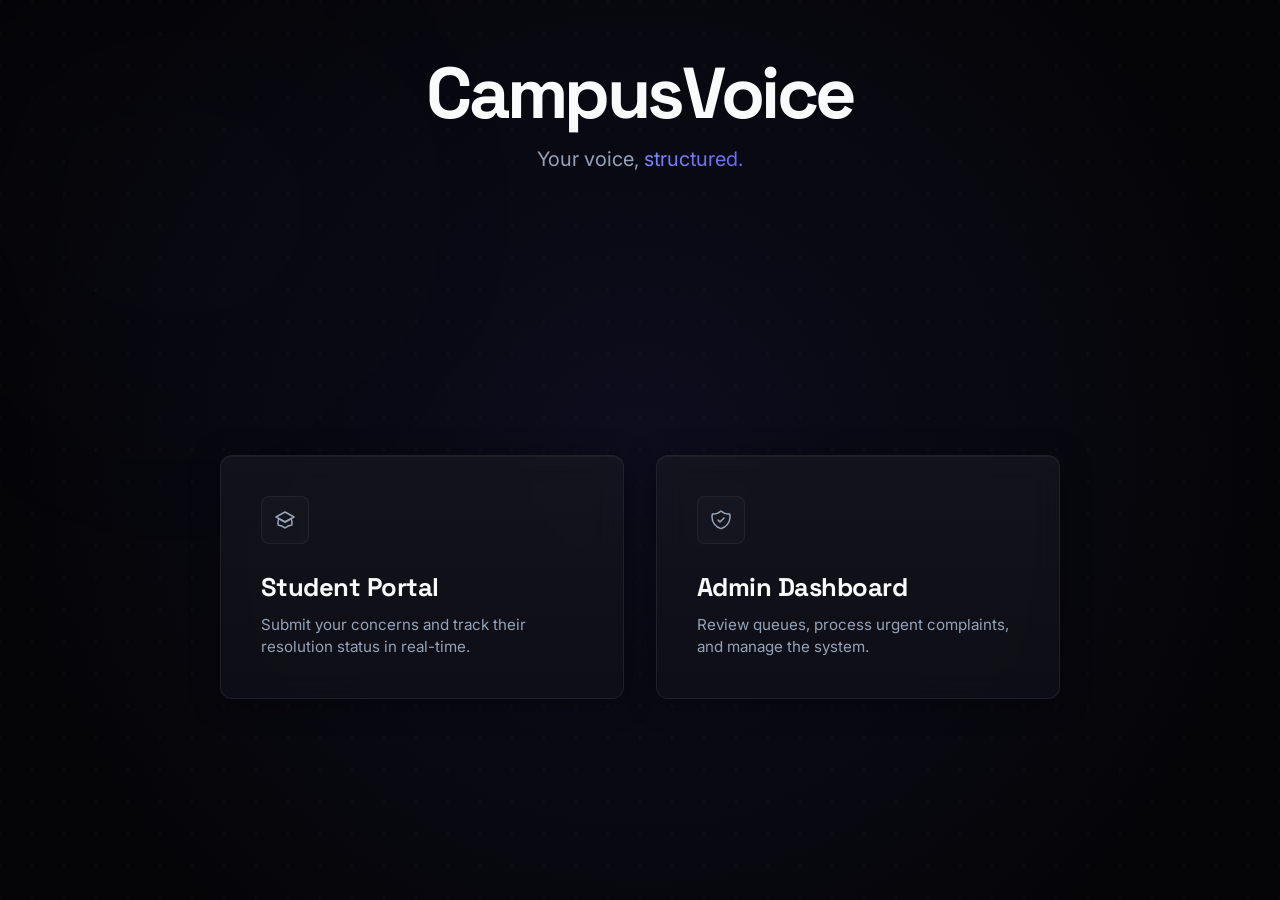
<file: Labs/DSA Project/CampusVoice/FrontEnd/index.html>
<!DOCTYPE html>
<html lang="en">

<head>
    <meta charset="UTF-8">
    <meta name="viewport" content="width=device-width, initial-scale=1.0">
    <title>CampusVoice | Student Complaint Tracker</title>
    <link rel="stylesheet" href="style.css">
</head>

<body class="home-body">
    <!-- Toast notifications container -->
    <div id="toast-container"></div>

    <header class="hero-header fade-in-item stagger-1">
        <h1>CampusVoice</h1>
        <p class="hero-subtitle">Your voice, <span class="gradient-text">structured.</span></p>
    </header>

    <div class="container fade-in-item stagger-2" style="display: flex; flex-direction: column; justify-content: center; align-items: center;">
        <div class="home-menu">
            <a href="student.html" class="solid-card home-card student-card">
                <div class="card-icon student-icon">
                    <svg fill="none" stroke="currentColor" viewBox="0 0 24 24" xmlns="http://www.w3.org/2000/svg">
                        <path stroke-linecap="round" stroke-linejoin="round" stroke-width="1.5"
                            d="M12 14l9-5-9-5-9 5 9 5z"></path>
                        <path stroke-linecap="round" stroke-linejoin="round" stroke-width="1.5"
                            d="M12 14l6.16-3.422a12.083 12.083 0 01.665 6.479A11.952 11.952 0 0012 20.055a11.952 11.952 0 00-6.824-2.998 12.078 12.078 0 01.665-6.479L12 14z">
                        </path>
                    </svg>
                </div>
                <h2>Student Portal</h2>
                <p>Submit your concerns and track their resolution status in real-time.</p>
            </a>

            <a href="admin.html" class="solid-card home-card admin-card">
                <div class="card-icon admin-icon">
                    <svg fill="none" stroke="currentColor" viewBox="0 0 24 24" xmlns="http://www.w3.org/2000/svg">
                        <path stroke-linecap="round" stroke-linejoin="round" stroke-width="1.5"
                            d="M9 12l2 2 4-4m5.618-4.016A11.955 11.955 0 0112 2.944a11.955 11.955 0 01-8.618 3.04A12.02 12.02 0 003 9c0 5.591 3.824 10.29 9 11.622 5.176-1.332 9-6.03 9-11.622 0-1.042-.133-2.052-.382-3.016z">
                        </path>
                    </svg>
                </div>
                <h2>Admin Dashboard</h2>
                <p>Review queues, process urgent complaints, and manage the system.</p>
            </a>
        </div>
    </div>
</body>

</html>
</file>
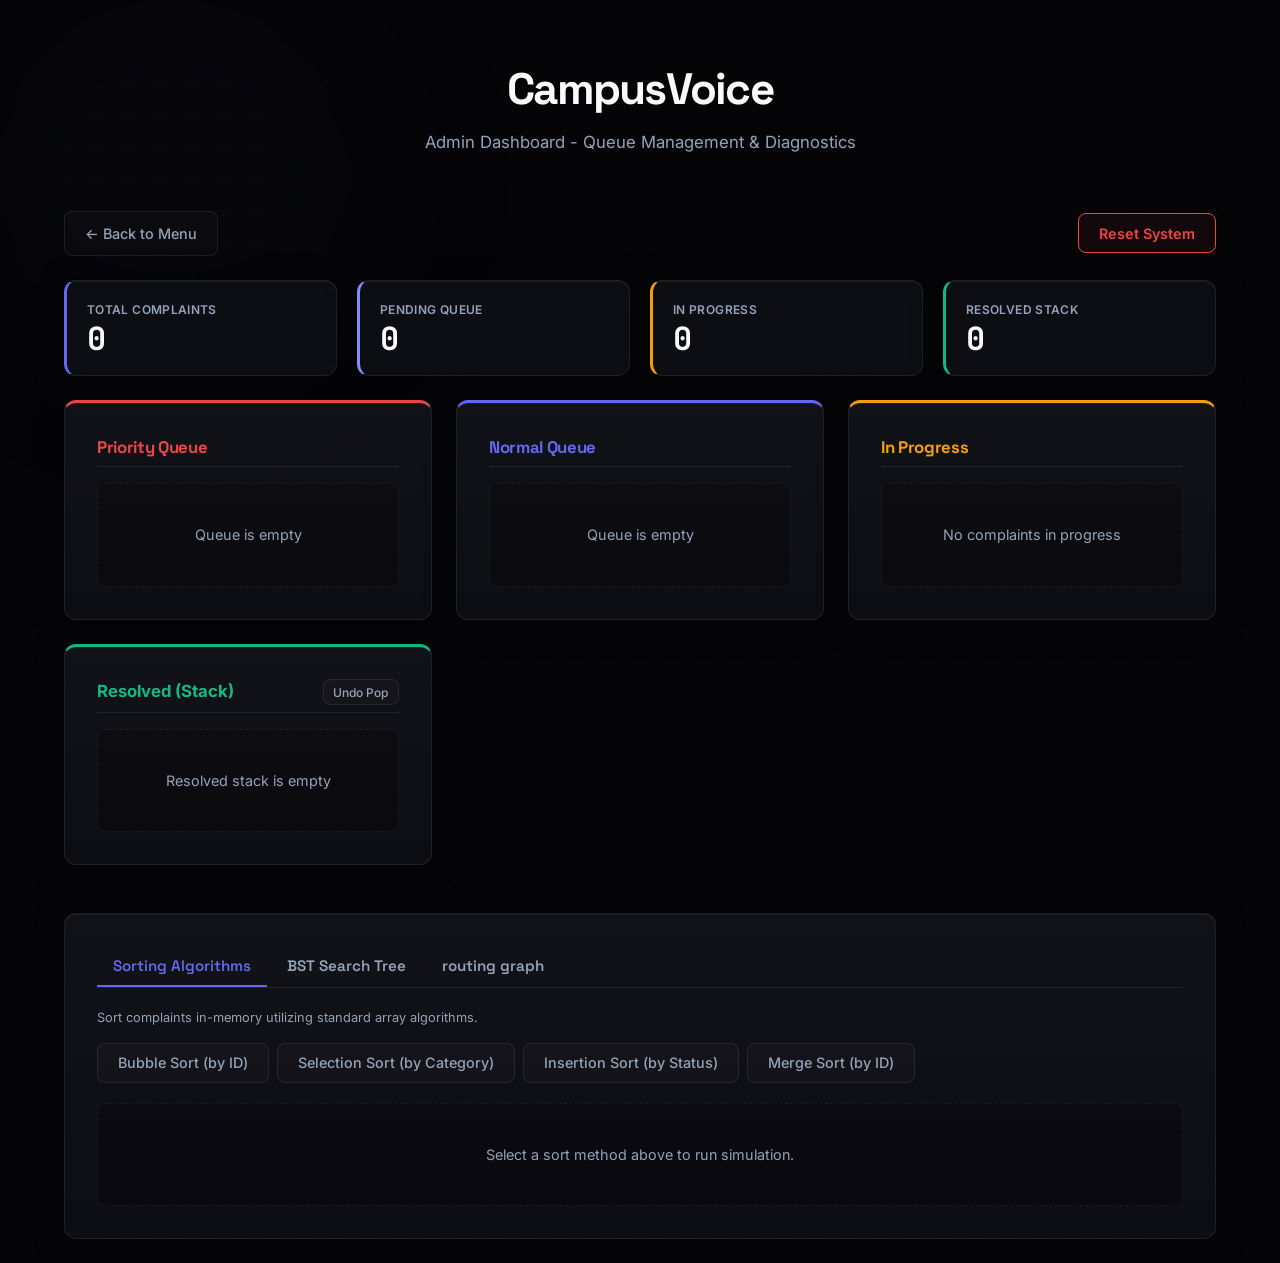
<file: Labs/DSA Project/CampusVoice/FrontEnd/admin.html>
<!DOCTYPE html>
<html lang="en">

<head>
    <meta charset="UTF-8">
    <meta name="viewport" content="width=device-width, initial-scale=1.0">
    <title>CampusVoice | Admin Dashboard</title>
    <link rel="stylesheet" href="style.css">
</head>

<body>
    <!-- Toast notifications container -->
    <div id="toast-container"></div>

    <header class="fade-in-item stagger-1">
        <h1>CampusVoice</h1>
        <p>Admin Dashboard - Queue Management & Diagnostics</p>
    </header>

    <div class="container fade-in-item stagger-2">
        <div class="top-nav">
            <a href="index.html" class="btn btn-outline">&larr; Back to Menu</a>
            <button onclick="clearSystem()" class="btn btn-outline btn-danger" style="font-weight: 600;">Reset System</button>
        </div>

        <!-- Animated Stat Cards -->
        <div class="grid-4 fade-in-item stagger-2" style="margin-bottom: 1.5rem;">
            <div class="stat-card total">
                <span class="stat-title">Total complaints</span>
                <span class="stat-value" id="stat-total">0</span>
            </div>
            <div class="stat-card pending">
                <span class="stat-title">Pending queue</span>
                <span class="stat-value" id="stat-pending">0</span>
            </div>
            <div class="stat-card progress">
                <span class="stat-title">In progress</span>
                <span class="stat-value" id="stat-progress">0</span>
            </div>
            <div class="stat-card resolved">
                <span class="stat-title">Resolved stack</span>
                <span class="stat-value" id="stat-resolved">0</span>
            </div>
        </div>

        <!-- 2x2 Queue Management Grid -->
        <div class="grid-2 fade-in-item stagger-3" style="margin-bottom: 1.5rem;">
            <!-- Priority Queue -->
            <div class="solid-card" style="border-top: 3px solid var(--danger);">
                <h2 class="section-title" style="color: var(--danger);">Priority Queue</h2>
                <div id="priorityQueueList">
                    <!-- Populated by JS -->
                </div>
            </div>

            <!-- Normal Queue -->
            <div class="solid-card" style="border-top: 3px solid var(--accent);">
                <h2 class="section-title" style="color: var(--accent);">Normal Queue</h2>
                <div id="normalQueueList">
                    <!-- Populated by JS -->
                </div>
            </div>

            <!-- In Progress -->
            <div class="solid-card" style="border-top: 3px solid var(--warning);">
                <h2 class="section-title" style="color: var(--warning);">In Progress</h2>
                <div id="inProgressList">
                    <!-- Populated by JS -->
                </div>
            </div>

            <!-- Resolved Stack with Undo -->
            <div class="solid-card" style="border-top: 3px solid var(--success);">
                <div class="section-title" style="color: var(--success); border-bottom: none; margin-bottom: 0; padding-bottom: 0;">
                    <span>Resolved (Stack)</span>
                    <button onclick="adminUndoResolve()" class="btn btn-outline" style="font-size: 0.75rem; padding: 0.3rem 0.6rem;">Undo Pop</button>
                </div>
                <div style="border-bottom: 1px solid var(--border-color); margin-bottom: 1rem; margin-top: 0.4rem;"></div>
                <div id="resolvedStackList">
                    <!-- Populated by JS -->
                </div>
            </div>
        </div>

        <!-- Tabbed DSA Panels -->
        <div class="tabs-container solid-card fade-in-item stagger-4">
            <div class="tabs-header">
                <button class="tab-btn active" data-tab="tab-sort">Sorting Algorithms</button>
                <button class="tab-btn" data-tab="tab-search">BST Search Tree</button>
                <button class="tab-btn" data-tab="tab-graph">routing graph</button>
            </div>
            
            <div class="tabs-content">
                <!-- Tab 1: Sort -->
                <div id="tab-sort" class="tab-pane active">
                    <p class="complaint-meta" style="margin-bottom: 1rem;">Sort complaints in-memory utilizing standard array algorithms.</p>
                    <div class="sort-actions">
                        <button onclick="sortComplaints('bubble')" class="btn btn-outline">Bubble Sort (by ID)</button>
                        <button onclick="sortComplaints('selection')" class="btn btn-outline">Selection Sort (by Category)</button>
                        <button onclick="sortComplaints('insertion')" class="btn btn-outline">Insertion Sort (by Status)</button>
                        <button onclick="sortComplaints('merge')" class="btn btn-outline">Merge Sort (by ID)</button>
                    </div>
                    <div id="sortedComplaintsList" style="margin-top: 1rem;" class="grid-2">
                        <div class="empty-state" style="grid-column: 1 / -1;">Select a sort method above to run simulation.</div>
                    </div>
                </div>

                <!-- Tab 2: Search (BST/AVL) -->
                <div id="tab-search" class="tab-pane">
                    <p class="complaint-meta" style="margin-bottom: 1rem;">Query records in logarithmic time by indexing them into a search tree structure.</p>
                    
                    <div class="search-controls">
                        <div class="form-group" style="margin-bottom: 0; flex: 1; max-width: 400px; min-width: 260px;">
                            <label for="searchIdInput">Search Complaint ID</label>
                            <div style="display: flex; gap: 0.5rem;">
                                <input type="text" id="searchIdInput" class="form-control" placeholder="e.g. CMP-1">
                                <button onclick="searchTreeComplaint()" class="btn btn-primary">Search</button>
                            </div>
                        </div>
                    </div>

                    <!-- Result Card containment -->
                    <div class="result-card-container" style="margin-top: 0.75rem;">
                        <div id="searchResultCard" class="result-card-inner">
                            <!-- Populated on search matches -->
                        </div>
                    </div>

                    <!-- Traversal sequence visualization -->
                    <div style="margin-top: 1rem;">
                        <h3 class="stat-title" style="margin-bottom: 0.5rem;">Tree Traversals</h3>
                        <div style="display: flex; gap: 0.4rem; margin-bottom: 0.75rem; flex-wrap: wrap;">
                            <button onclick="visualizeTreeTraversal('inorder')" class="btn btn-outline" style="font-size: 0.75rem; padding: 0.4rem 0.8rem;">Inorder (LNR)</button>
                            <button onclick="visualizeTreeTraversal('preorder')" class="btn btn-outline" id="preorderBtn" style="font-size: 0.75rem; padding: 0.4rem 0.8rem;">Preorder (NLR)</button>
                            <button onclick="visualizeTreeTraversal('postorder')" class="btn btn-outline" id="postorderBtn" style="font-size: 0.75rem; padding: 0.4rem 0.8rem;">Postorder (LRN)</button>
                        </div>
                        <div id="traversalChain" class="chain-container">
                            <div class="empty-state" style="width: 100%; padding: 1.5rem;">Click a traversal type above to display structured tree order.</div>
                        </div>
                    </div>
                </div>

                <!-- Tab 3: Graph -->
                <div id="tab-graph" class="tab-pane">
                    <p class="complaint-meta" style="margin-bottom: 1rem;">Demonstrate network traversals and shortest-path routing over department weighted edges.</p>
                    <div class="graph-container">
                        <div class="grid-2">
                            <!-- Technical SVG layout -->
                            <div class="graph-svg-wrapper">
                                <svg class="graph-svg" viewBox="0 0 600 320" xmlns="http://www.w3.org/2000/svg">
                                    <!-- Edges -->
                                    <line class="graph-edge" id="edge-Lab-Student-Affairs" x1="80" y1="160" x2="240" y2="60"></line>
                                    <line class="graph-edge" id="edge-Hostel-Student-Affairs" x1="80" y1="160" x2="240" y2="260"></line>
                                    <line class="graph-edge" id="edge-Admin-Office-Student-Affairs" x1="80" y1="160" x2="300" y2="160"></line>
                                    <line class="graph-edge" id="edge-IT-Dept-Lab" x1="240" y1="60" x2="400" y2="60"></line>
                                    <line class="graph-edge" id="edge-Cafe-Hostel" x1="240" y1="260" x2="400" y2="260"></line>
                                    <line class="graph-edge" id="edge-Admin-Office-Cafe" x1="400" y1="260" x2="300" y2="160"></line>
                                    <line class="graph-edge" id="edge-Admin-Office-IT-Dept" x1="400" y1="60" x2="300" y2="160"></line>

                                    <!-- Edge weight pills -->
                                    <g>
                                        <rect class="weight-bg" x="151" y="99" width="18" height="12" rx="2"></rect>
                                        <text class="weight-text" x="160" y="108">2</text>
                                    </g>
                                    <g>
                                        <rect class="weight-bg" x="151" y="199" width="18" height="12" rx="2"></rect>
                                        <text class="weight-text" x="160" y="208">4</text>
                                    </g>
                                    <g>
                                        <rect class="weight-bg" x="181" y="154" width="18" height="12" rx="2"></rect>
                                        <text class="weight-text" x="190" y="163">1</text>
                                    </g>
                                    <g>
                                        <rect class="weight-bg" x="311" y="49" width="18" height="12" rx="2"></rect>
                                        <text class="weight-text" x="320" y="58">3</text>
                                    </g>
                                    <g>
                                        <rect class="weight-bg" x="311" y="249" width="18" height="12" rx="2"></rect>
                                        <text class="weight-text" x="320" y="258">2</text>
                                    </g>
                                    <g>
                                        <rect class="weight-bg" x="341" y="199" width="18" height="12" rx="2"></rect>
                                        <text class="weight-text" x="350" y="208">5</text>
                                    </g>
                                    <g>
                                        <rect class="weight-bg" x="341" y="99" width="18" height="12" rx="2"></rect>
                                        <text class="weight-text" x="350" y="208">2</text>
                                    </g>

                                    <!-- Nodes (Slate circles and clean text labels) -->
                                    <g class="graph-node" id="node-Student-Affairs" data-name="Student Affairs">
                                        <circle cx="80" cy="160" r="28"></circle>
                                        <text x="80" y="157">
                                            <tspan x="80" dy="0">Student</tspan>
                                            <tspan x="80" dy="10">Affairs</tspan>
                                        </text>
                                    </g>
                                    <g class="graph-node" id="node-Lab" data-name="Lab">
                                        <circle cx="240" cy="60" r="28"></circle>
                                        <text x="240" y="63">Lab</text>
                                    </g>
                                    <g class="graph-node" id="node-Hostel" data-name="Hostel">
                                        <circle cx="240" cy="260" r="28"></circle>
                                        <text x="240" y="263">Hostel</text>
                                    </g>
                                    <g class="graph-node" id="node-IT-Dept" data-name="IT Dept">
                                        <circle cx="400" cy="60" r="28"></circle>
                                        <text x="400" y="57">
                                            <tspan x="400" dy="0">IT</tspan>
                                            <tspan x="400" dy="10">Dept</tspan>
                                        </text>
                                    </g>
                                    <g class="graph-node" id="node-Cafe" data-name="Cafe">
                                        <circle cx="400" cy="260" r="28"></circle>
                                        <text x="400" y="263">Cafe</text>
                                    </g>
                                    <g class="graph-node" id="node-Admin-Office" data-name="Admin Office">
                                        <circle cx="300" cy="160" r="28"></circle>
                                        <text x="300" y="157">
                                            <tspan x="300" dy="0">Admin</tspan>
                                            <tspan x="300" dy="10">Office</tspan>
                                        </text>
                                    </g>
                                </svg>
                            </div>
                            
                            <!-- Control settings panel -->
                            <div>
                                <div class="form-group">
                                    <label for="startNodeSelect">Starting Node</label>
                                    <select id="startNodeSelect" class="form-control">
                                        <option value="Student Affairs">Student Affairs</option>
                                        <option value="Lab">Lab</option>
                                        <option value="Hostel">Hostel</option>
                                        <option value="Cafe">Cafe</option>
                                        <option value="IT Dept">IT Dept</option>
                                        <option value="Admin Office">Admin Office</option>
                                    </select>
                                </div>
                                
                                <div style="display: flex; gap: 0.4rem; margin-bottom: 1rem; flex-wrap: wrap;">
                                    <button onclick="runBFS()" class="btn btn-outline">Run BFS</button>
                                    <button onclick="runDFS()" class="btn btn-outline">Run DFS</button>
                                    <button onclick="runDijkstra()" class="btn btn-primary">Run Dijkstra</button>
                                </div>

                                <div id="graphAnimationStatus" class="font-mono" style="font-size: 0.8rem; color: var(--accent); margin-bottom: 1rem; min-height: 1.25rem;">
                                    Choose traversal controls to trace department paths.
                                </div>

                                <div id="dijkstraResult">
                                    <!-- Populated path tables -->
                                </div>
                            </div>
                        </div>
                    </div>
                </div>
            </div>
        </div>
    </div>

    <!-- Scripts -->
    <script src="dsa.js"></script>
    <script src="app.js"></script>
</body>

</html>
</file>
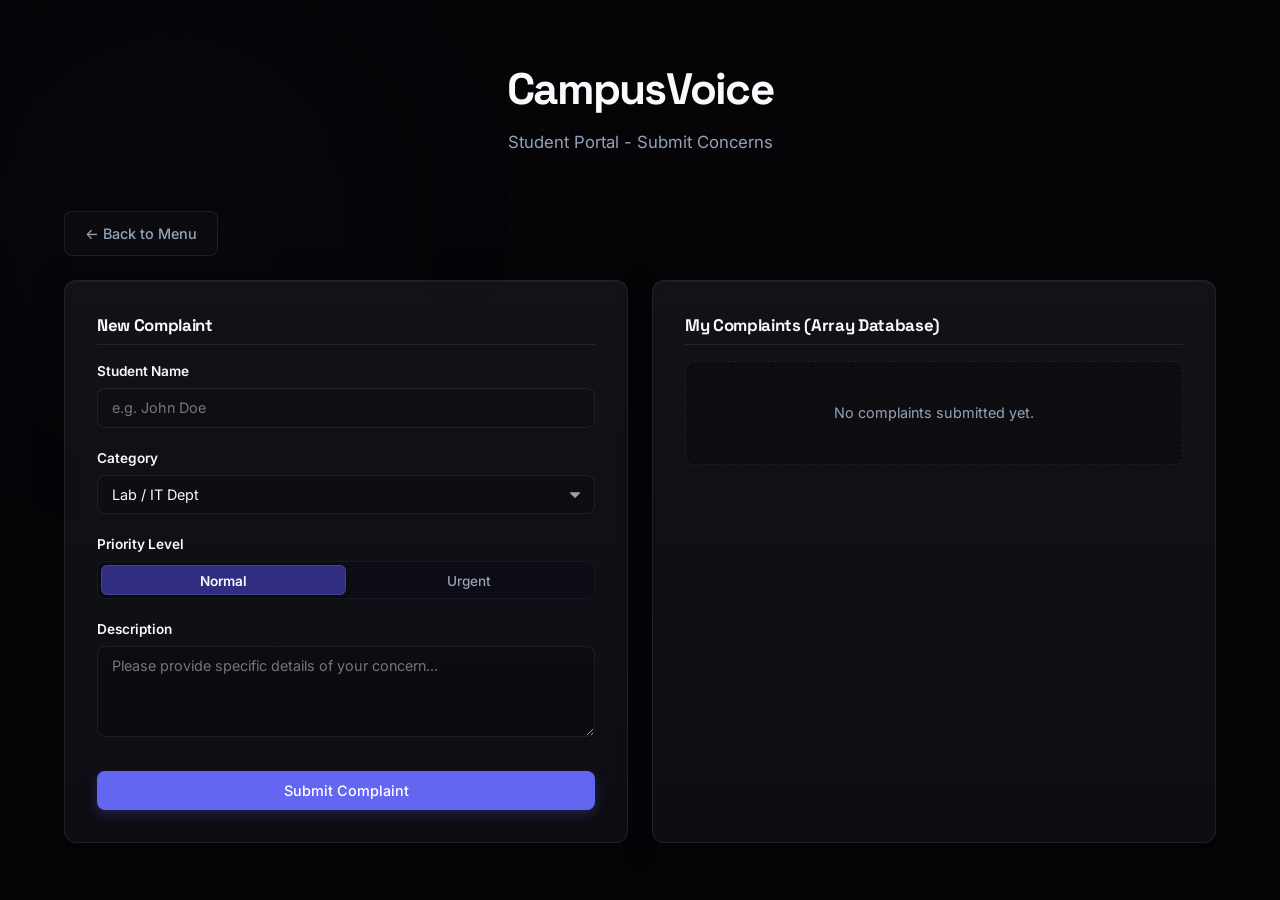
<file: Labs/DSA Project/CampusVoice/FrontEnd/student.html>
<!DOCTYPE html>
<html lang="en">

<head>
    <meta charset="UTF-8">
    <meta name="viewport" content="width=device-width, initial-scale=1.0">
    <title>CampusVoice | Student Portal</title>
    <link rel="stylesheet" href="style.css">
</head>

<body>
    <!-- Toast notifications container -->
    <div id="toast-container"></div>

    <header class="fade-in-item stagger-1">
        <h1>CampusVoice</h1>
        <p>Student Portal - Submit Concerns</p>
    </header>

    <div class="container fade-in-item stagger-2">
        <div class="top-nav">
            <a href="index.html" class="btn btn-outline">&larr; Back to Menu</a>
        </div>

        <div class="grid-2">
            <!-- Submit Form -->
            <div class="solid-card">
                <h2 class="section-title">New Complaint</h2>
                <form id="complaintForm">
                    <div class="form-group">
                        <label for="cStudentName">Student Name</label>
                        <input type="text" id="cStudentName" class="form-control" required placeholder="e.g. John Doe">
                    </div>
                    
                    <div class="form-group">
                        <label for="cCategory">Category</label>
                        <select id="cCategory" class="form-control">
                            <option value="Lab">Lab / IT Dept</option>
                            <option value="Hostel">Hostel</option>
                            <option value="Cafe">Cafe</option>
                            <option value="Student Affairs">Student Affairs</option>
                            <option value="Admin Office">Admin Office</option>
                            <option value="Other">Other</option>
                        </select>
                    </div>

                    <div class="form-group">
                        <label>Priority Level</label>
                        <div class="pill-toggle">
                            <input type="radio" id="prio-normal" name="priority" value="normal" checked>
                            <label for="prio-normal">Normal</label>
                            
                            <input type="radio" id="prio-urgent" name="priority" value="urgent">
                            <label for="prio-urgent">Urgent</label>
                            
                            <div class="pill-slider"></div>
                        </div>
                    </div>
                    
                    <div class="form-group">
                        <label for="cDesc">Description</label>
                        <textarea id="cDesc" class="form-control" rows="4" required
                            placeholder="Please provide specific details of your concern..."></textarea>
                    </div>
                    
                    <button type="submit" class="btn btn-primary" style="width: 100%; margin-top: 0.5rem;">Submit Complaint</button>
                </form>
            </div>

            <!-- Tracking History / Array -->
            <div class="solid-card">
                <h2 class="section-title">My Complaints (Array Database)</h2>
                <div id="studentHistoryList">
                    <!-- Javascript populates this -->
                </div>
            </div>
        </div>
    </div>

    <!-- Scripts -->
    <script src="dsa.js"></script>
    <script src="app.js"></script>
</body>

</html>
</file>
<file: Labs/DSA Project/CampusVoice/FrontEnd/style.css>
/* ==========================================================================
   CampusVoice Premium Dark Academic Tech - style.css
   Polished, High-Clarity, and Professional.
   ========================================================================== */

@import url('https://fonts.googleapis.com/css2?family=Space+Grotesk:wght@400;500;600;700&family=Inter:wght@300;400;500;600;700&family=JetBrains+Mono:wght@400;500;600;700&display=swap');

:root {
    --bg-color: #050508; /* Deep Obsidian Black */
    --card-bg: rgba(16, 16, 24, 0.75); /* Dark Glassmorphism */
    --border-color: rgba(255, 255, 255, 0.08); /* Razer-thin high contrast borders */
    --border-focus: #6366f1; /* Glowing Indigo */
    
    --primary: #6366f1; /* Indigo 500 */
    --primary-hover: #4f46e5;
    
    --accent: #6366f1;
    --accent-glow: rgba(99, 102, 241, 0.25);
    
    --danger: #ef4444; /* Rose 500 */
    --danger-glow: rgba(239, 68, 68, 0.2);
    
    --success: #10b981; /* Emerald 500 */
    --success-glow: rgba(16, 185, 129, 0.2);
    
    --warning: #f59e0b; /* Amber 500 */
    --warning-glow: rgba(245, 158, 11, 0.2);
    
    --info: #06b6d4; /* Cyan 500 */
    --info-glow: rgba(6, 182, 212, 0.2);

    --text-primary: #f8fafc; /* Slate 50 */
    --text-secondary: #94a3b8; /* Slate 400 */
    --text-muted: #64748b; /* Slate 500 */
    
    --font-heading: 'Space Grotesk', sans-serif;
    --font-body: 'Inter', sans-serif;
    --font-mono: 'JetBrains Mono', monospace;

    --radius-lg: 12px;
    --radius-md: 8px;
    --radius-sm: 4px;

    /* Clean shadows without cheap excessive glows */
    --shadow: 0 4px 30px rgba(0, 0, 0, 0.4), inset 0 1px 0 rgba(255, 255, 255, 0.05);
    --shadow-hover: 0 10px 40px rgba(99, 102, 241, 0.06), inset 0 1px 0 rgba(255, 255, 255, 0.1);
    --transition: all 0.2s cubic-bezier(0.16, 1, 0.3, 1);
}

/* Base Styles */
* {
    box-sizing: border-box;
    margin: 0;
    padding: 0;
    -webkit-font-smoothing: antialiased;
    -moz-osx-font-smoothing: grayscale;
}

body {
    background-color: var(--bg-color);
    color: var(--text-primary);
    font-family: var(--font-body);
    min-height: 100vh;
    display: flex;
    flex-direction: column;
    line-height: 1.5;
    overflow-x: hidden;
    position: relative;
}

/* Subtle dark radial grid pattern background */
body::before {
    content: '';
    position: absolute;
    top: 0;
    left: 0;
    width: 100%;
    height: 100%;
    background-image: radial-gradient(circle, rgba(255, 255, 255, 0.03) 1px, transparent 1px);
    background-size: 32px 32px;
    background-position: center;
    pointer-events: none;
    z-index: -1;
}

/* Subtle underlying background gradients */
body::after {
    content: '';
    position: absolute;
    width: 600px;
    height: 600px;
    background: radial-gradient(circle, rgba(99, 102, 241, 0.03) 0%, transparent 70%);
    top: -10%;
    left: -10%;
    filter: blur(100px);
    pointer-events: none;
    z-index: -1;
}

/* Custom dark scrollbars */
::-webkit-scrollbar {
    width: 6px;
    height: 6px;
}
::-webkit-scrollbar-track {
    background: var(--bg-color);
}
::-webkit-scrollbar-thumb {
    background: #1e1e2f;
    border-radius: var(--radius-sm);
    border: 1px solid rgba(255, 255, 255, 0.03);
}
::-webkit-scrollbar-thumb:hover {
    background: var(--text-muted);
}

/* Transitions and animations */
@keyframes fadeInUp {
    from {
        opacity: 0;
        transform: translateY(12px);
    }
    to {
        opacity: 1;
        transform: translateY(0);
    }
}

@keyframes float {
    0% { transform: translateY(0px); }
    50% { transform: translateY(-6px); }
    100% { transform: translateY(0px); }
}

@keyframes edgeFlow {
    to {
        stroke-dashoffset: -20;
    }
}

.fade-in-item {
    opacity: 0;
    animation: fadeInUp 0.4s cubic-bezier(0.16, 1, 0.3, 1) forwards;
}

.stagger-1 { animation-delay: 0.02s; }
.stagger-2 { animation-delay: 0.04s; }
.stagger-3 { animation-delay: 0.06s; }
.stagger-4 { animation-delay: 0.08s; }
.stagger-5 { animation-delay: 0.10s; }

/* Header & Typography */
header {
    padding: 3.5rem 2rem 2rem;
    text-align: center;
    background: transparent;
}

header h1 {
    font-family: var(--font-heading);
    font-weight: 700;
    font-size: 2.75rem;
    letter-spacing: -0.04em;
    color: var(--text-primary);
    margin-bottom: 0.5rem;
}

header p {
    color: var(--text-secondary);
    font-size: 1.05rem;
    font-weight: 400;
}

h1, h2, h3, h4, h5, h6 {
    font-family: var(--font-heading);
    letter-spacing: -0.02em;
}

/* Home Landing Page styling */
.home-body {
    justify-content: center;
    align-items: center;
    background: radial-gradient(circle at 50% 50%, #0d0d1e 0%, #050508 80%);
}

.hero-header {
    margin-bottom: 2rem;
}

.hero-header h1 {
    font-size: 4.5rem;
    font-weight: 800;
    line-height: 1.05;
    letter-spacing: -0.05em;
    margin-bottom: 0.75rem;
}

.hero-subtitle {
    font-size: 1.25rem;
    color: var(--text-secondary);
}

.gradient-text {
    background: linear-gradient(135deg, #818cf8 0%, #6366f1 100%);
    -webkit-background-clip: text;
    background-clip: text;
    -webkit-text-fill-color: transparent;
}

/* Container */
.container {
    max-width: 1200px;
    width: 100%;
    margin: 0 auto;
    padding: 1.5rem;
    flex: 1;
    display: flex;
    flex-direction: column;
}

/* Glassmorphism Cards */
.solid-card {
    background: var(--card-bg);
    border: 1px solid var(--border-color);
    border-radius: var(--radius-lg);
    padding: 2rem;
    backdrop-filter: blur(16px);
    -webkit-backdrop-filter: blur(16px);
    box-shadow: var(--shadow);
    transition: var(--transition);
    position: relative;
    overflow: hidden;
}

.solid-card::before {
    content: '';
    position: absolute;
    top: 0;
    left: 0;
    width: 100%;
    height: 100%;
    background: linear-gradient(180deg, rgba(255, 255, 255, 0.02) 0%, transparent 100%);
    pointer-events: none;
}

.solid-card:hover {
    border-color: rgba(99, 102, 241, 0.25);
    box-shadow: var(--shadow-hover);
}

/* Home Cards Menu Grid */
.home-menu {
    display: flex;
    justify-content: center;
    align-items: stretch;
    gap: 2rem;
    width: 100%;
    max-width: 840px;
    margin-top: 1rem;
}

.home-card {
    flex: 1;
    min-width: 320px;
    text-align: left;
    cursor: pointer;
    text-decoration: none;
    color: var(--text-primary);
    display: flex;
    flex-direction: column;
    align-items: flex-start;
    padding: 2.5rem;
    border-radius: var(--radius-lg);
    animation: float 5s ease-in-out infinite;
}

.admin-card {
    animation-delay: 2.5s;
}

.home-card h2 {
    font-size: 1.6rem;
    font-weight: 700;
    margin-bottom: 0.5rem;
}

.home-card p {
    color: var(--text-secondary);
    font-size: 0.95rem;
    line-height: 1.45;
}

.card-icon {
    width: 48px;
    height: 48px;
    border-radius: var(--radius-md);
    display: flex;
    align-items: center;
    justify-content: center;
    margin-bottom: 1.5rem;
    background: rgba(255, 255, 255, 0.02);
    border: 1px solid rgba(255, 255, 255, 0.05);
    transition: var(--transition);
}

.home-card:hover .card-icon {
    background: var(--primary);
    border-color: var(--primary);
    box-shadow: 0 0 15px rgba(99, 102, 241, 0.3);
}

.home-card:hover svg {
    stroke: #ffffff;
}

.card-icon svg {
    width: 24px;
    height: 24px;
    stroke: var(--text-secondary);
    transition: var(--transition);
}

/* Grids */
.grid-2 {
    display: grid;
    grid-template-columns: repeat(auto-fit, minmax(360px, 1fr));
    gap: 1.5rem;
}

.grid-4 {
    display: grid;
    grid-template-columns: repeat(auto-fit, minmax(220px, 1fr));
    gap: 1.25rem;
}

/* Buttons */
.btn {
    display: inline-flex;
    align-items: center;
    justify-content: center;
    padding: 0.65rem 1.25rem;
    border-radius: var(--radius-md);
    font-weight: 500;
    font-size: 0.9rem;
    cursor: pointer;
    border: 1px solid transparent;
    transition: var(--transition);
    text-decoration: none;
    font-family: var(--font-body);
}

.btn-primary {
    background-color: var(--primary);
    color: #ffffff;
    box-shadow: 0 4px 12px rgba(99, 102, 241, 0.25);
}

.btn-primary:hover {
    background-color: var(--primary-hover);
    box-shadow: 0 6px 16px rgba(99, 102, 241, 0.35);
}

.btn-outline {
    background-color: rgba(255, 255, 255, 0.02);
    border: 1px solid var(--border-color);
    color: var(--text-secondary);
}

.btn-outline:hover {
    background-color: rgba(255, 255, 255, 0.05);
    border-color: rgba(255, 255, 255, 0.2);
    color: var(--text-primary);
}

.btn-success {
    background-color: rgba(16, 185, 129, 0.06);
    border: 1px solid var(--success);
    color: var(--success);
}

.btn-success:hover {
    background-color: var(--success);
    color: #ffffff;
    box-shadow: 0 0 10px var(--success-glow);
}

.btn-warning {
    background-color: rgba(245, 158, 11, 0.06);
    border: 1px solid var(--warning);
    color: var(--warning);
}

.btn-warning:hover {
    background-color: var(--warning);
    color: #050508;
    box-shadow: 0 0 10px var(--warning-glow);
}

.btn-danger {
    background-color: rgba(239, 68, 68, 0.06);
    border: 1px solid var(--danger);
    color: var(--danger);
}

.btn-danger:hover {
    background-color: var(--danger);
    color: #ffffff;
    box-shadow: 0 0 10px var(--danger-glow);
}

/* Forms */
.form-group {
    margin-bottom: 1.25rem;
}

.form-group label {
    display: block;
    margin-bottom: 0.4rem;
    color: var(--text-primary);
    font-weight: 600;
    font-size: 0.85rem;
}

.form-control {
    width: 100%;
    padding: 0.65rem 0.9rem;
    border-radius: var(--radius-md);
    border: 1px solid var(--border-color);
    background: rgba(10, 10, 15, 0.8);
    color: var(--text-primary);
    font-size: 0.9rem;
    outline: none;
    transition: var(--transition);
    font-family: var(--font-body);
}

.form-control:focus {
    border-color: var(--border-focus);
    box-shadow: 0 0 0 1px var(--border-focus);
}

select.form-control {
    appearance: none;
    background-image: url("data:image/svg+xml;charset=US-ASCII,%3Csvg%20xmlns%3D%22http%3A%2F%2Fwww.w3.org%2F2000%2Fsvg%22%20width%3D%22292.4%22%20height%3D%22292.4%22%3E%3Cpath%20fill%3D%22%2394a3b8%22%20d%3D%22M287%2069.4a17.6%2017.6%200%200%200-13-5.4H18.4c-5%200-9.3%201.8-12.9%205.4A17.6%2017.6%200%200%200%200%2082.2c0%205%201.8%209.3%205.4%2012.9l128%20127.9c3.6%203.6%207.8%205.4%2012.8%205.4s9.2-1.8%2012.8-5.4L287%2095c3.5-3.5%205.4-7.8%205.4-12.8%200-5-1.9-9.2-5.5-12.8z%22%2F%3E%3C%2Fsvg%3E");
    background-repeat: no-repeat;
    background-position: right 0.9rem center;
    background-size: 0.6rem auto;
    padding-right: 2rem;
}

/* iOS-Style Dark Pill Toggle (Extremely Human & Premium) */
.pill-toggle {
    display: flex;
    background: #0c0c14; /* Deep Slate Track */
    border: 1px solid rgba(255, 255, 255, 0.05);
    border-radius: var(--radius-md);
    padding: 3px;
    position: relative;
    width: 100%;
    height: 38px;
    user-select: none;
    margin-bottom: 0.5rem;
}

.pill-toggle input[type="radio"] {
    display: none;
}

.pill-toggle label {
    flex: 1;
    text-align: center;
    line-height: 32px;
    z-index: 2;
    cursor: pointer;
    font-weight: 500;
    font-size: 0.85rem;
    color: var(--text-secondary);
    transition: color 0.15s ease;
    margin-bottom: 0 !important;
}

.pill-toggle input[type="radio"]:checked + label {
    color: var(--text-primary);
    font-weight: 600;
}

.pill-slider {
    position: absolute;
    top: 3px;
    left: 3px;
    width: calc(50% - 3px);
    height: calc(100% - 6px);
    background: #312e81; /* Deep Royal Indigo */
    border: 1px solid rgba(255, 255, 255, 0.1);
    border-radius: 6px;
    box-shadow: 0 1px 3px rgba(0, 0, 0, 0.5);
    transition: transform 0.2s cubic-bezier(0.16, 1, 0.3, 1), background-color 0.2s;
    z-index: 1;
}

#prio-urgent:checked ~ .pill-slider {
    transform: translateX(100%);
    background-color: #881337; /* Deep Rose for urgent */
}



/* Badges */
.badge {
    display: inline-flex;
    align-items: center;
    padding: 0.2rem 0.5rem;
    border-radius: var(--radius-sm);
    font-size: 0.65rem;
    font-weight: 600;
    text-transform: uppercase;
    letter-spacing: 0.03em;
}

.badge-default {
    background: rgba(255, 255, 255, 0.04);
    color: var(--text-secondary);
    border: 1px solid var(--border-color);
}

.badge-pending {
    background: rgba(99, 102, 241, 0.08);
    color: #818cf8;
    border: 1px solid rgba(99, 102, 241, 0.2);
}

.badge-urgent {
    background: rgba(239, 68, 68, 0.08);
    color: var(--danger);
    border: 1px solid rgba(239, 68, 68, 0.2);
}

.badge-progress {
    background: rgba(245, 158, 11, 0.08);
    color: var(--warning);
    border: 1px solid rgba(245, 158, 11, 0.2);
}

.badge-resolved {
    background: rgba(16, 185, 129, 0.08);
    color: var(--success);
    border: 1px solid rgba(16, 185, 129, 0.2);
}

/* Muted dot-indicators */
.badge-status {
    display: inline-flex;
    align-items: center;
    gap: 6px;
    font-size: 0.8rem;
    font-weight: 500;
    color: var(--text-secondary);
    text-transform: capitalize;
}

.dot {
    width: 6px;
    height: 6px;
    border-radius: 50%;
    display: inline-block;
}

.dot-pending { background-color: #818cf8; box-shadow: 0 0 8px #818cf8; }
.dot-progress { background-color: var(--warning); box-shadow: 0 0 8px var(--warning); }
.dot-resolved { background-color: var(--success); box-shadow: 0 0 8px var(--success); }
.dot-urgent { background-color: var(--danger); box-shadow: 0 0 8px var(--danger); }

/* Complaint List Items (Border-Only styling, no heavy background) */
.complaint-item {
    background: rgba(16, 16, 24, 0.5);
    border: 1px solid var(--border-color);
    border-radius: var(--radius-md);
    padding: 1.25rem;
    margin-bottom: 0.75rem;
    display: flex;
    flex-direction: column;
    gap: 0.5rem;
    transition: var(--transition);
}

.complaint-item:hover {
    border-color: rgba(255, 255, 255, 0.15);
    box-shadow: var(--shadow);
}

.complaint-header {
    display: flex;
    justify-content: space-between;
    align-items: center;
}

.complaint-student {
    font-weight: 600;
    color: var(--text-primary);
    font-size: 0.95rem;
}

.complaint-info-row {
    display: flex;
    align-items: center;
    gap: 0.5rem;
    flex-wrap: wrap;
}

.complaint-meta {
    font-size: 0.8rem;
    color: var(--text-secondary);
}

.font-mono {
    font-family: var(--font-mono);
}

.complaint-actions {
    display: flex;
    gap: 0.5rem;
    margin-top: 0.25rem;
    padding-top: 0.5rem;
    border-top: 1px dashed var(--border-color);
}

.empty-state {
    text-align: center;
    padding: 2.5rem 1.5rem;
    color: var(--text-secondary);
    background: rgba(5, 5, 8, 0.4);
    border: 1px dashed var(--border-color);
    border-radius: var(--radius-md);
    font-size: 0.9rem;
}

.top-nav {
    display: flex;
    justify-content: space-between;
    align-items: center;
    margin-bottom: 1.5rem;
}

/* Stat Cards */
.stat-card {
    background: var(--card-bg);
    border: 1px solid var(--border-color);
    border-radius: var(--radius-lg);
    padding: 1.25rem;
    display: flex;
    flex-direction: column;
    justify-content: space-between;
    min-height: 96px;
    transition: var(--transition);
    box-shadow: var(--shadow);
}

.stat-card:hover {
    border-color: rgba(255, 255, 255, 0.15);
}

.stat-title {
    font-size: 0.75rem;
    text-transform: uppercase;
    letter-spacing: 0.03em;
    color: var(--text-secondary);
    font-weight: 600;
}

.stat-value {
    font-size: 2rem;
    font-weight: 700;
    color: var(--text-primary);
    font-family: var(--font-mono);
    line-height: 1;
    margin-top: 0.25rem;
}

.stat-card.total { border-left: 3px solid var(--primary); }
.stat-card.pending { border-left: 3px solid #818cf8; }
.stat-card.progress { border-left: 3px solid var(--warning); }
.stat-card.resolved { border-left: 3px solid var(--success); }

/* Admin card border accents */
.section-title {
    font-size: 1.05rem;
    font-weight: 700;
    color: var(--text-primary);
    margin-bottom: 1rem;
    padding-bottom: 0.4rem;
    border-bottom: 1px solid var(--border-color);
    display: flex;
    justify-content: space-between;
    align-items: center;
}

/* Tab System CSS */
.tabs-container {
    margin-top: 1.5rem;
}

.tabs-header {
    display: flex;
    border-bottom: 1px solid var(--border-color);
    margin-bottom: 1.25rem;
    gap: 0.25rem;
    overflow-x: auto;
}

.tab-btn {
    background: transparent;
    border: none;
    color: var(--text-secondary);
    padding: 0.6rem 1rem;
    font-family: var(--font-heading);
    font-size: 0.95rem;
    font-weight: 600;
    cursor: pointer;
    transition: var(--transition);
    border-bottom: 2px solid transparent;
    white-space: nowrap;
}

.tab-btn:hover {
    color: var(--text-primary);
}

.tab-btn.active {
    color: var(--primary);
    border-bottom-color: var(--primary);
}

.tab-pane {
    display: none;
    animation: fadeInUp 0.3s cubic-bezier(0.16, 1, 0.3, 1) forwards;
}

.tab-pane.active {
    display: block;
}

/* Sort tab */
.sort-actions {
    display: flex;
    gap: 0.5rem;
    flex-wrap: wrap;
    margin-bottom: 1.25rem;
}

/* Search Tab Chain Vis */
.search-controls {
    display: flex;
    gap: 1rem;
    flex-wrap: wrap;
    align-items: flex-end;
    margin-bottom: 1.25rem;
}

.chain-container {
    background: rgba(5, 5, 8, 0.5);
    border: 1px solid var(--border-color);
    border-radius: var(--radius-md);
    padding: 1.5rem 1rem;
    overflow-x: auto;
    display: flex;
    align-items: center;
    gap: 0.5rem;
    min-height: 80px;
    margin-top: 0.75rem;
}

.chain-node {
    background: rgba(16, 16, 24, 0.8);
    border: 1px solid var(--border-color);
    border-radius: var(--radius-md);
    padding: 0.5rem 0.8rem;
    display: flex;
    flex-direction: column;
    align-items: center;
    gap: 2px;
    cursor: pointer;
    transition: var(--transition);
    min-width: 90px;
    text-align: center;
    box-shadow: var(--shadow);
}

.chain-node:hover {
    border-color: var(--primary);
    background: rgba(16, 16, 24, 0.9);
    transform: translateY(-1px);
}

.chain-node.active-search {
    border-color: var(--success);
    background: rgba(16, 185, 129, 0.1);
}

.chain-arrow {
    font-size: 1rem;
    color: var(--text-muted);
    font-weight: bold;
    user-select: none;
}

.result-card-container {
    min-height: 60px;
    margin-bottom: 1rem;
    overflow: hidden;
}

.result-card-inner {
    transition: var(--transition);
    transform: translateY(-10px);
    opacity: 0;
    display: none;
}

.result-card-inner.show {
    display: block;
    transform: translateY(0);
    opacity: 1;
}

/* Graph tab */
.graph-container {
    display: flex;
    flex-direction: column;
    gap: 1.25rem;
}

.graph-svg-wrapper {
    background: rgba(16, 16, 24, 0.75);
    border: 1px solid var(--border-color);
    border-radius: var(--radius-lg);
    padding: 1rem;
    display: flex;
    justify-content: center;
    align-items: center;
    position: relative;
    overflow: hidden;
    box-shadow: var(--shadow);
}

.graph-svg {
    max-width: 600px;
    width: 100%;
    height: auto;
}

/* Elegant Technical Fiber-Optic Diagram Styling */
.graph-edge {
    stroke: rgba(255, 255, 255, 0.08);
    stroke-width: 2.5;
    transition: stroke 0.2s, stroke-width 0.2s;
}

.graph-edge.active {
    stroke: var(--accent);
    stroke-width: 3.5;
    stroke-dasharray: 6, 4;
    animation: edgeFlow 1s linear infinite;
}

.graph-edge.visited {
    stroke: var(--success);
    stroke-width: 3.5;
    stroke-dasharray: 6, 4;
    animation: edgeFlow 1s linear infinite;
}

.graph-node {
    cursor: pointer;
}

.graph-node circle {
    fill: #0c0c14;
    stroke: rgba(255, 255, 255, 0.12);
    stroke-width: 2;
    transition: all 0.2s;
}

.graph-node text {
    fill: var(--text-secondary);
    font-family: var(--font-heading);
    font-weight: 600;
    font-size: 10.5px;
    text-anchor: middle;
    transition: fill 0.15s;
    user-select: none;
}

.graph-node:hover circle {
    stroke: var(--text-primary);
    fill: #161624;
}

.graph-node:hover text {
    fill: var(--text-primary);
}

/* Visited / Active routing node states */
.graph-node.visited circle {
    stroke: var(--success);
    fill: rgba(16, 185, 129, 0.08);
}

.graph-node.visited text {
    fill: var(--success);
}

.graph-node.active circle {
    stroke: var(--accent);
    fill: rgba(99, 102, 241, 0.08);
}

.graph-node.active text {
    fill: #a5b4fc;
}

.weight-bg {
    fill: #050508;
    stroke: rgba(255, 255, 255, 0.08);
    stroke-width: 1;
    rx: 2;
}

.weight-text {
    font-family: var(--font-mono);
    font-size: 9.5px;
    font-weight: 500;
    fill: var(--text-secondary);
    text-anchor: middle;
    user-select: none;
}

/* Clean, dark tables */
.dark-table {
    width: 100%;
    border-collapse: collapse;
    margin-top: 0.75rem;
    font-size: 0.85rem;
    text-align: left;
}

.dark-table th, .dark-table td {
    padding: 0.6rem 0.75rem;
    border-bottom: 1px solid var(--border-color);
}

.dark-table th {
    font-family: var(--font-heading);
    font-weight: 700;
    color: var(--text-secondary);
    text-transform: uppercase;
    font-size: 0.7rem;
    letter-spacing: 0.04em;
    background: rgba(255, 255, 255, 0.02);
}

.dark-table tbody tr:hover {
    background: rgba(255, 255, 255, 0.02);
}

/* Premium Dark Toasts */
#toast-container {
    position: fixed;
    top: 20px;
    right: 20px;
    display: flex;
    flex-direction: column;
    gap: 8px;
    z-index: 9999;
    pointer-events: none;
}

.toast {
    pointer-events: auto;
    background: #0c0c14;
    border: 1px solid var(--border-color);
    border-left: 3px solid var(--primary);
    border-radius: var(--radius-md);
    padding: 10px 15px;
    color: var(--text-primary);
    font-family: var(--font-body);
    font-size: 0.85rem;
    min-width: 300px;
    box-shadow: 0 10px 30px rgba(0, 0, 0, 0.6);
    display: flex;
    justify-content: space-between;
    align-items: center;
    transform: translateX(120%);
    transition: transform 0.2s cubic-bezier(0.16, 1, 0.3, 1), opacity 0.2s;
    opacity: 0;
}

.toast.show {
    transform: translateX(0);
    opacity: 1;
}

.toast-success { border-left-color: var(--success); }
.toast-danger { border-left-color: var(--danger); }
.toast-warning { border-left-color: var(--warning); }
.toast-info { border-left-color: var(--accent); }

.toast-close {
    background: none;
    border: none;
    color: var(--text-muted);
    cursor: pointer;
    font-size: 1rem;
    line-height: 1;
    padding-left: 8px;
}

.toast-close:hover {
    color: var(--text-primary);
}

/* Responsive viewports adjustments */
@media (max-width: 768px) {
    header {
        padding: 3rem 1rem 1.5rem;
    }
    
    header h1 {
        font-size: 2.2rem;
    }
    
    .hero-header h1 {
        font-size: 3rem;
    }
    
    .home-menu {
        flex-direction: column;
        align-items: center;
        gap: 1.25rem;
    }
    
    .home-card {
        width: 100%;
        padding: 2rem;
    }
    
    .container {
        padding: 1rem;
    }
    
    .grid-2 {
        grid-template-columns: 1fr;
    }
    
    .top-nav {
        flex-direction: column;
        gap: 0.75rem;
        align-items: stretch;
    }
    
    .top-nav .btn {
        width: 100%;
    }
}
</file>
